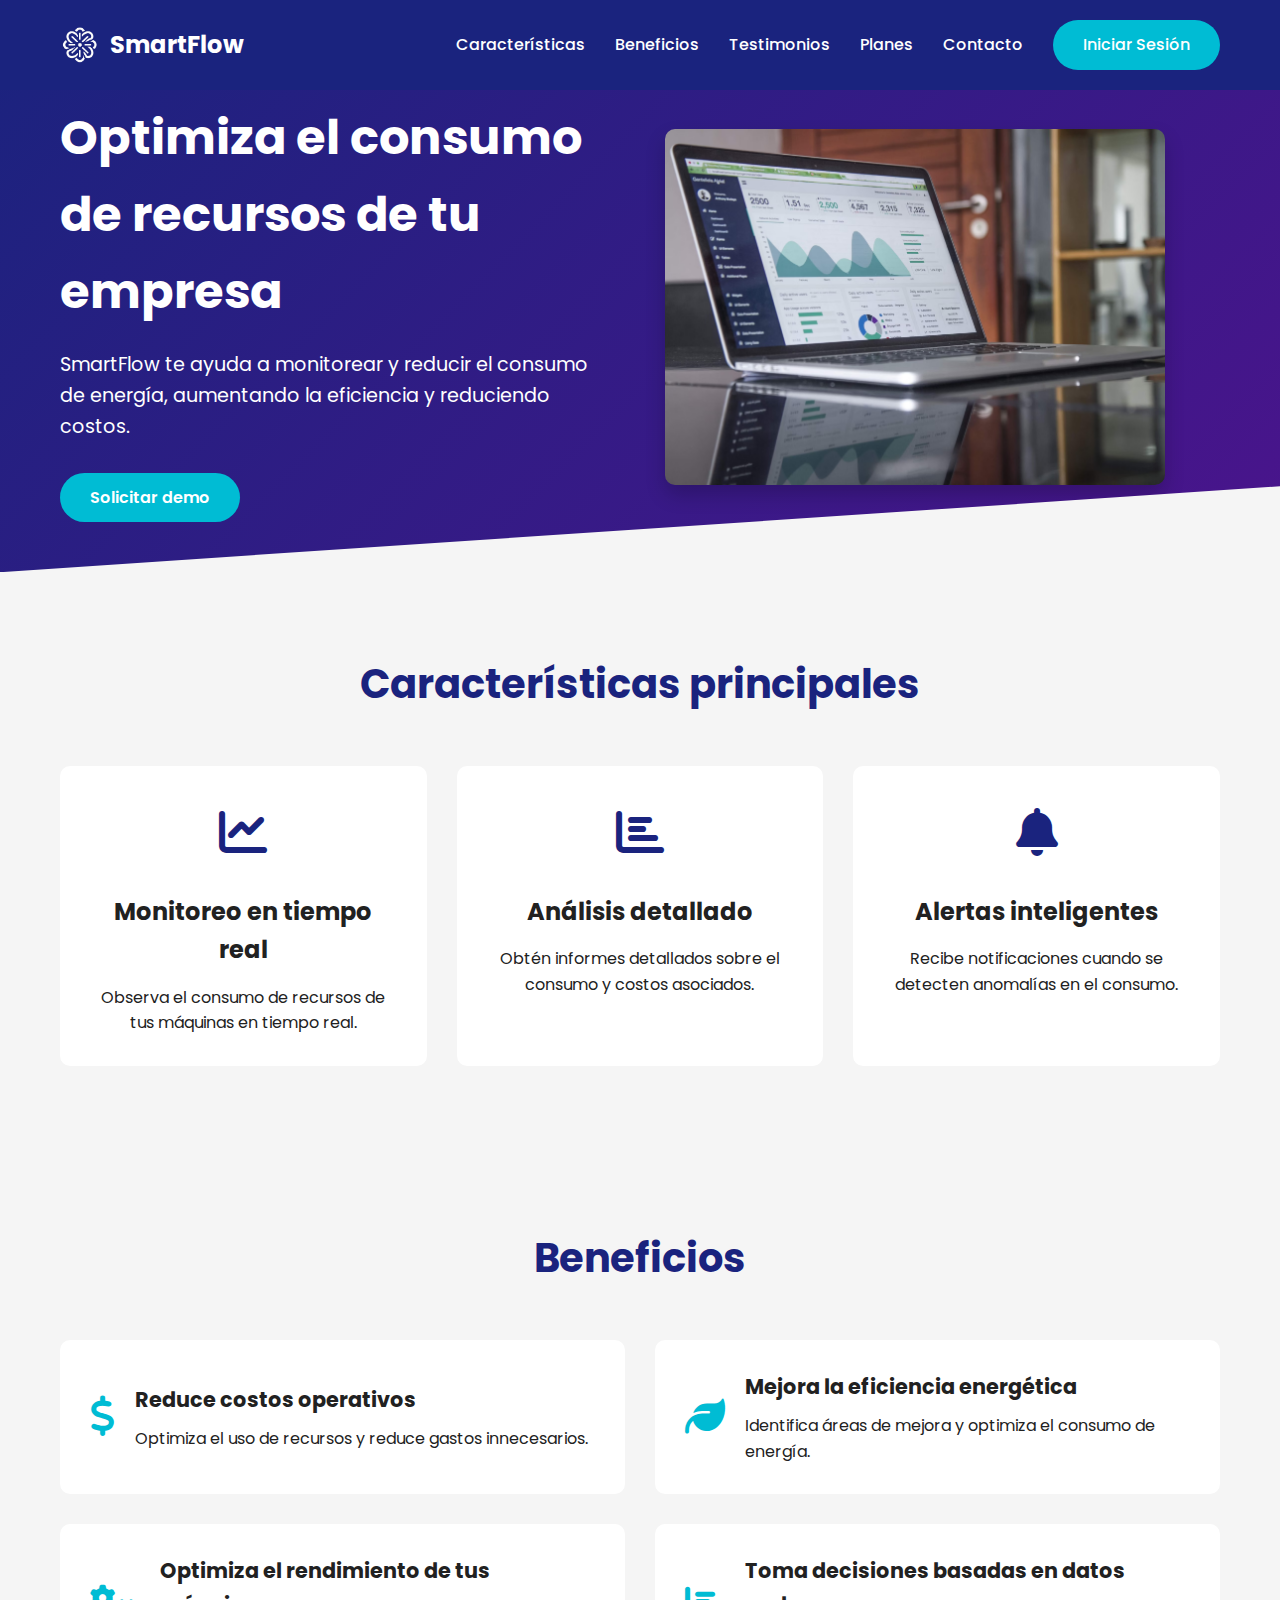
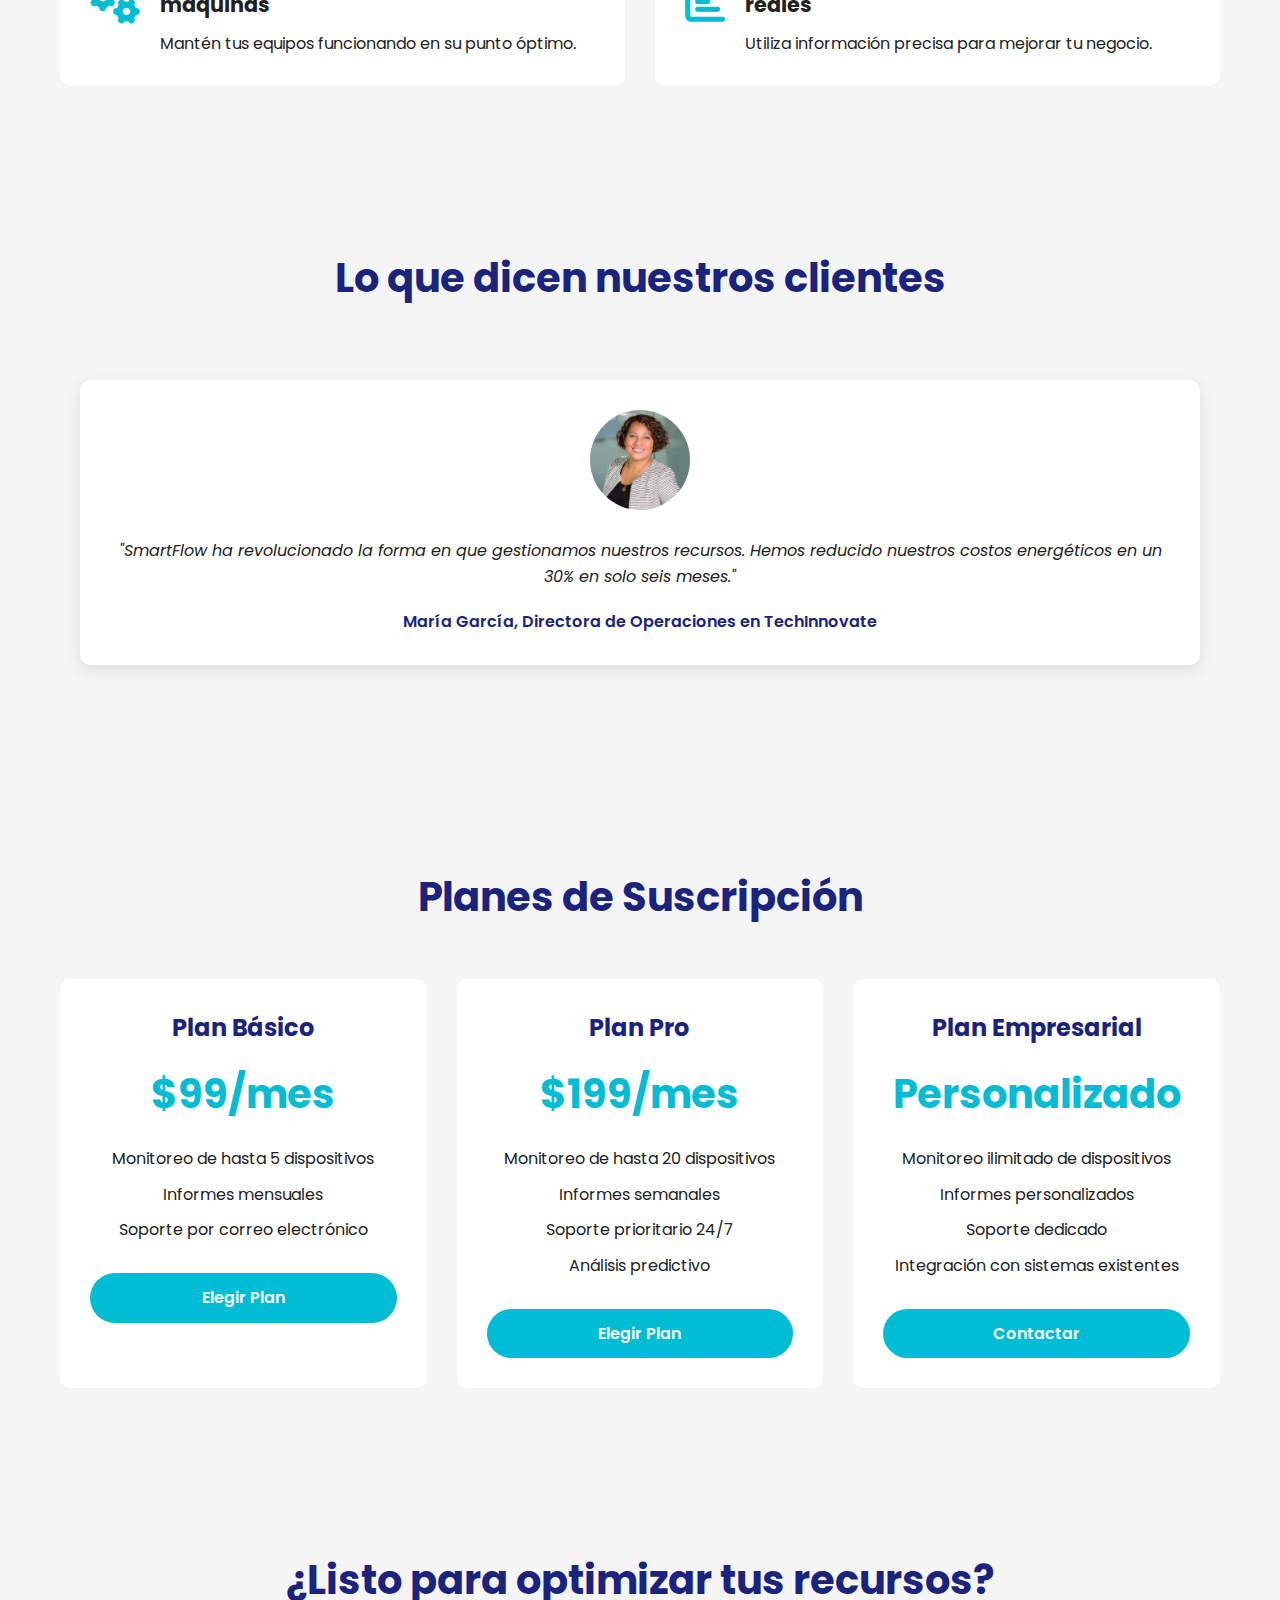
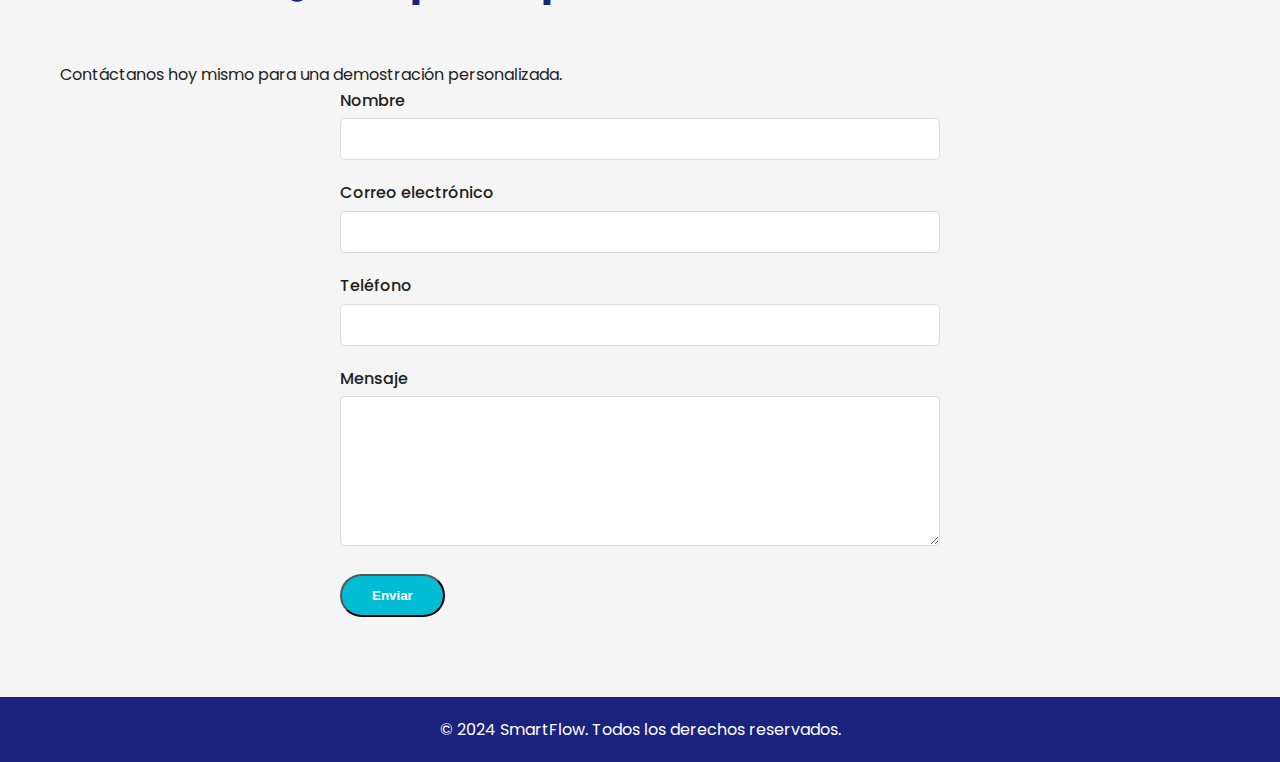
<file: index.html>
<!DOCTYPE html>
<html lang="es">
<head>
    <meta charset="UTF-8">
    <meta name="viewport" content="width=device-width, initial-scale=1.0">
    <title>SmartFlow - Optimiza el consumo de recursos de tu empresa</title>
    <link rel="stylesheet" href="https://cdnjs.cloudflare.com/ajax/libs/font-awesome/6.4.0/css/all.min.css">
    <link rel="stylesheet" href="./css/style.css">
</head>
<body>
    <header>
        <nav class="container">
            <div class="logo">
                <img src="./imgs/smartflow-logo-white.png" alt="SmartFlow Logo">
                <span>SmartFlow</span>
            </div>
            <ul class="nav-links">
                <li><a href="#features">Características</a></li>
                <li><a href="#benefits">Beneficios</a></li>
                <li><a href="#testimonials">Testimonios</a></li>
                <li><a href="#subscriptions">Planes</a></li>
                <li><a href="#contact">Contacto</a></li>
                <li><a href="./navbar/login.html" class="cta-button">Iniciar Sesión</a></li>
            </ul>
        </nav>
    </header>

    <main>
        <section id="hero">
            <div class="container hero-content">
                <div class="hero-text">
                    <h1>Optimiza el consumo de recursos de tu empresa</h1>
                    <p>SmartFlow te ayuda a monitorear y reducir el consumo de energía, aumentando la eficiencia y reduciendo costos.</p>
                    <a href="#contact" class="cta-button">Solicitar demo</a>
                </div>
                <div class="hero-image">
                    <img src="./imgs/main-landing.avif" alt="Dashboard de SmartFlow">
                </div>
            </div>
        </section>

        <section id="features">
            <div class="container">
                <h2 class="section-title">Características principales</h2>
                <div class="features-grid">
                    <div class="feature-card">
                        <div class="feature-icon">
                            <i class="fas fa-chart-line"></i>
                        </div>
                        <h3>Monitoreo en tiempo real</h3>
                        <p>Observa el consumo de recursos de tus máquinas en tiempo real.</p>
                    </div>
                    <div class="feature-card">
                        <div class="feature-icon">
                            <i class="fas fa-chart-bar"></i>
                        </div>
                        <h3>Análisis detallado</h3>
                        <p>Obtén informes detallados sobre el consumo y costos asociados.</p>
                    </div>
                    <div class="feature-card">
                        <div class="feature-icon">
                            <i class="fas fa-bell"></i>
                        </div>
                        <h3>Alertas inteligentes</h3>
                        <p>Recibe notificaciones cuando se detecten anomalías en el consumo.</p>
                    </div>
                </div>
            </div>
        </section>

        <section id="benefits">
            <div class="container">
                <h2 class="section-title">Beneficios</h2>
                <div class="benefits-grid">
                    <div class="benefit-item">
                        <div class="benefit-icon">
                            <i class="fas fa-dollar-sign"></i>
                        </div>
                        <div class="benefit-text">
                            <h3>Reduce costos operativos</h3>
                            <p>Optimiza el uso de recursos y reduce gastos innecesarios.</p>
                        </div>
                    </div>
                    <div class="benefit-item">
                        <div class="benefit-icon">
                            <i class="fas fa-leaf"></i>
                        </div>
                        <div class="benefit-text">
                            <h3>Mejora la eficiencia energética</h3>
                            <p>Identifica áreas de mejora y optimiza el consumo de energía.</p>
                        </div>
                    </div>
                    <div class="benefit-item">
                        <div class="benefit-icon">
                            <i class="fas fa-cogs"></i>
                        </div>
                        <div class="benefit-text">
                            <h3>Optimiza el rendimiento de tus máquinas</h3>
                            <p>Mantén tus equipos funcionando en su punto óptimo.</p>
                        </div>
                    </div>
                    <div class="benefit-item">
                        <div class="benefit-icon">
                            <i class="fas fa-chart-bar"></i>
                        </div>
                        <div class="benefit-text">
                            <h3>Toma decisiones basadas en datos reales</h3>
                            <p>Utiliza información precisa para mejorar tu negocio.</p>
                        </div>
                    </div>
                </div>
            </div>
        </section>

        <section id="testimonials">
            <div class="container">
                <h2 class="section-title">Lo que dicen nuestros clientes</h2>
                <div class="testimonial-slider">
                    <div class="testimonial-slide">
                        <div class="testimonial-content">
                            <img src="./imgs/testimony1.avif" alt="Foto de María García" class="testimonial-image">
                            <p class="testimonial-text">"SmartFlow ha revolucionado la forma en que gestionamos nuestros recursos. Hemos reducido nuestros costos energéticos en un 30% en solo seis meses."</p>
                            <p class="testimonial-author">María García, Directora de Operaciones en TechInnovate</p>
                        </div>
                    </div>
                    <div class="testimonial-slide">
                        <div class="testimonial-content">
                            <img src="./imgs/testimony2.avif" alt="Foto de Carlos Rodríguez" class="testimonial-image">
                            <p class="testimonial-text">"La facilidad de uso y la precisión de los datos que proporciona SmartFlow nos han permitido optimizar nuestros procesos de manera significativa."</p>
                            <p class="testimonial-author">Carlos Rodríguez, Gerente de Producción en EcoManufactura</p>
                        </div>
                    </div>
                    <div class="testimonial-slide">
                        <div class="testimonial-content">
                            <img src="./imgs/testimony3.avif" alt="Foto de Ana Martínez" class="testimonial-image">
                            <p class="testimonial-text">"Desde que implementamos SmartFlow, hemos logrado una reducción del 25% en nuestro consumo energético. Es una herramienta indispensable para cualquier empresa consciente del medio ambiente."</p>
                            <p class="testimonial-author">Ana Martínez, CEO de GreenSolutions</p>
                        </div>
                    </div>
                </div>
                <div class="testimonial-nav"></div>
            </div>
        </section>

        <section id="subscriptions">
            <div class="container">
                <h2 class="section-title">Planes de Suscripción</h2>
                <div class="subscription-grid">
                    <div class="subscription-card">
                        <h3>Plan Básico</h3>
                        <p class="subscription-price">$99/mes</p>
                        <ul class="subscription-features">
                            <li>Monitoreo de hasta 5 dispositivos</li>
                            <li>Informes mensuales</li>
                            <li>Soporte por correo electrónico</li>
                        </ul>
                        <a href="#" class="cta-button">Elegir Plan</a>
                    </div>
                    <div class="subscription-card">
                        <h3>Plan Pro</h3>
                        <p class="subscription-price">$199/mes</p>
                        <ul class="subscription-features">
                            <li>Monitoreo de hasta 20 dispositivos</li>
                            <li>Informes semanales</li>
                            <li>Soporte prioritario 24/7</li>
                            <li>Análisis predictivo</li>
                        </ul>
                        <a href="#" class="cta-button">Elegir Plan</a>
                    </div>
                    <div class="subscription-card">
                        <h3>Plan Empresarial</h3>
                        <p class="subscription-price">Personalizado</p>
                        <ul class="subscription-features">
                            <li>Monitoreo ilimitado de dispositivos</li>
                            <li>Informes personalizados</li>
                            <li>Soporte dedicado</li>
                            <li>Integración con sistemas existentes</li>
                        </ul>
                        <a href="#" class="cta-button">Contactar</a>
                    </div>
                </div>
            </div>
        </section>

        <section id="contact">
            <div class="container">
                <h2 class="section-title">¿Listo para optimizar tus recursos?</h2>
                <p class="text-center">Contáctanos hoy mismo para una demostración personalizada.</p>
                <form class="contact-form">
                    <div class="form-group">
                        <label for="name">Nombre</label>
                        <input type="text" id="name" name="name" required>
                    </div>
                    <div class="form-group">
                        <label for="email">Correo electrónico</label>
                        <input type="email" id="email" name="email" required>
                    </div>
                    <div class="form-group">
                        <label for="phone">Teléfono</label>
                        <input type="tel" id="phone" name="phone">
                    </div>
                    <div class="form-group">
                        <label for="message">Mensaje</label>
                        <textarea id="message" name="message" required></textarea>
                    </div>
                    <button type="submit" class="cta-button">Enviar</button>
                </form>
            </div>
        </section>
    </main>

    <footer>
        <p>&copy; 2024 SmartFlow. Todos los derechos reservados.</p>
    </footer>

    <script src="./scripts/main-scripts.js"></script>
</body>
</html>
</file>
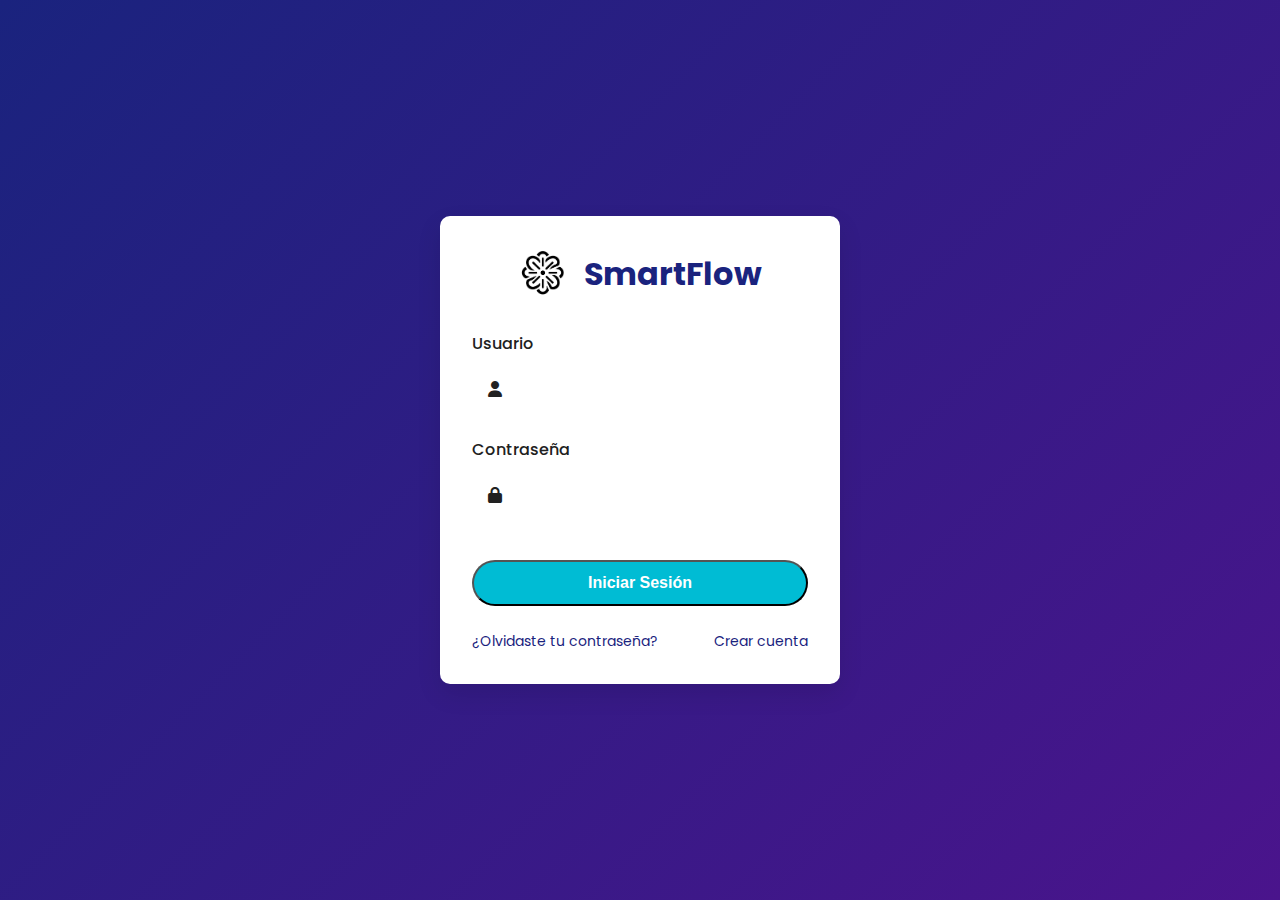
<file: navbar/login.html>
<!DOCTYPE html>
<html lang="es">
<head>
    <meta charset="UTF-8">
    <meta name="viewport" content="width=device-width, initial-scale=1.0">
    <title>SmartFlow - Iniciar Sesión</title>
    <link rel="stylesheet" href="https://cdnjs.cloudflare.com/ajax/libs/font-awesome/6.4.0/css/all.min.css">
    <link rel="stylesheet" href="../css/style.css">
    <link rel="stylesheet" href="../css/login-styles.css">
</head>
<body>
    <div class="login-container">
        <div class="login-card">
            <div class="login-header">
                <img src="../imgs/smartflow-logo-black.png" alt="SmartFlow Logo" class="login-logo">
                <h1 class="login-title">SmartFlow</h1>
            </div>
            <form id="login-form">
                <div class="form-group">
                    <label for="username">Usuario</label>
                    <div class="input-icon-wrapper">
                        <i class="fas fa-user"></i>
                        <input type="text" id="username" name="username" required>
                    </div>
                </div>
                <div class="form-group">
                    <label for="password">Contraseña</label>
                    <div class="input-icon-wrapper">
                        <i class="fas fa-lock"></i>
                        <input type="password" id="password" name="password" required>
                    </div>
                </div>
                <button type="submit" class="cta-button login-button">Iniciar Sesión</button>
            </form>
            <p class="login-error" id="login-error"></p>
            <div class="login-options">
                <a href="#" class="forgot-password">¿Olvidaste tu contraseña?</a>
                <a href="#" class="create-account">Crear cuenta</a>
            </div>
        </div>
    </div>
    <script src="../scripts/login-scripts.js"></script>
</body>
</html>
</file>
<file: css/style.css>
@import url('https://fonts.googleapis.com/css2?family=Poppins:wght@300;400;500;600;700&display=swap');

:root {
    --primary: #1a237e;
    --secondary: #4a148c;
    --accent: #00bcd4;
    --background: #f5f5f5;
    --foreground: #212121;
    --card: #ffffff;
    --card-hover: #e0e0e0;
}

* {
    margin: 0;
    padding: 0;
    box-sizing: border-box;
}

body {
    font-family: 'Poppins', sans-serif;
    background-color: var(--background);
    color: var(--foreground);
    line-height: 1.6;
}

.container {
    max-width: 1200px;
    margin: 0 auto;
    padding: 0 20px;
}

header {
    background-color: var(--primary);
    color: white;
    padding: 20px 0;
    position: fixed;
    width: 100%;
    z-index: 1000;
}

nav {
    display: flex;
    justify-content: space-between;
    align-items: center;
}

.logo {
    display: flex;
    align-items: center;
}

.logo img {
    width: 40px;
    margin-right: 10px;
}

.logo span {
    font-size: 1.5rem;
    font-weight: 700;
}

.nav-links {
    display: flex;
    list-style: none;
    align-items: center;
}

.nav-links li {
    margin-left: 30px;
}

.nav-links a {
    color: white;
    text-decoration: none;
    font-weight: 500;
    transition: color 0.3s ease;
}

.nav-links a:hover {
    color: var(--accent);
}

#hero {
    background: linear-gradient(135deg, var(--primary) 0%, var(--secondary) 100%);
    color: white;
    padding: 100px 0 50px;
    clip-path: polygon(0 0, 100% 0, 100% 85%, 0% 100%);
}

.hero-content {
    display: flex;
    align-items: center;
    justify-content: space-between;
}

.hero-text {
    flex: 1;
    padding-right: 50px;
}

.hero-text h1 {
    font-size: 3rem;
    margin-bottom: 20px;
}

.hero-text p {
    font-size: 1.2rem;
    margin-bottom: 30px;
}

.cta-button {
    display: inline-block;
    background-color: var(--accent);
    color: white;
    padding: 12px 30px;
    border-radius: 30px;
    text-decoration: none;
    font-weight: 600;
    transition: background-color 0.3s ease, transform 0.3s ease;
}

.cta-button:hover {
    background-color: #00acc1;
    transform: translateY(-3px);
}

.hero-image {
    flex: 1;
}

.hero-image img {
    width: 100%;
    max-width: 500px;
    border-radius: 10px;
    box-shadow: 0 10px 20px rgba(0, 0, 0, 0.2);
}

#features, #benefits, #testimonials, #subscriptions, #contact {
    padding: 80px 0;
}

.section-title {
    text-align: center;
    font-size: 2.5rem;
    margin-bottom: 50px;
    color: var(--primary);
}

.features-grid {
    display: grid;
    grid-template-columns: repeat(3, 1fr);
    gap: 30px;
}

.feature-card {
    background-color: var(--card);
    border-radius: 10px;
    padding: 30px;
    text-align: center;
    transition: transform 0.3s ease, box-shadow 0.3s ease;
    position: relative;
    overflow: hidden;
}

.feature-card:hover {
    transform: translateY(-10px);
    box-shadow: 0 10px 20px rgba(0, 0, 0, 0.1);
}

.feature-card::before {
    content: '';
    position: absolute;
    top: -50%;
    left: -50%;
    width: 200%;
    height: 200%;
    background: radial-gradient(circle, var(--accent) 10%, transparent 10%);
    transform: scale(0);
    transition: transform 0.6s ease;
    z-index: 0;
}

.feature-card:hover::before {
    transform: scale(1);
}

.feature-icon {
    font-size: 3rem;
    color: var(--primary);
    margin-bottom: 20px;
    position: relative;
    z-index: 1;
}

.feature-card h3 {
    font-size: 1.5rem;
    margin-bottom: 15px;
    position: relative;
    z-index: 1;
}

.feature-card p {
    position: relative;
    z-index: 1;
}

.benefits-grid {
    display: grid;
    grid-template-columns: repeat(2, 1fr);
    gap: 30px;
}

.benefit-item {
    display: flex;
    align-items: center;
    background-color: var(--card);
    border-radius: 10px;
    padding: 30px;
    transition: transform 0.3s ease, box-shadow 0.3s ease;
}

.benefit-item:hover {
    transform: translateY(-5px);
    box-shadow: 0 10px 20px rgba(0, 0, 0, 0.1);
}

.benefit-icon {
    font-size: 2.5rem;
    color: var(--accent);
    margin-right: 20px;
}

.benefit-text h3 {
    font-size: 1.3rem;
    margin-bottom: 10px;
}

.testimonial-slider {
    display: flex;
    overflow-x: auto;
    scroll-snap-type: x mandatory;
    scroll-behavior: smooth;
    -webkit-overflow-scrolling: touch;
}

.testimonial-slide {
    flex: 0 0 100%;
    scroll-snap-align: start;
    padding: 20px;
}

.testimonial-content {
    background-color: var(--card);
    border-radius: 10px;
    padding: 30px;
    text-align: center;
    box-shadow: 0 5px 15px rgba(0, 0, 0, 0.1);
}

.testimonial-image {
    width: 100px;
    height: 100px;
    border-radius: 50%;
    margin: 0 auto 20px;
    object-fit: cover;
}

.testimonial-text {
    font-style: italic;
    margin-bottom: 20px;
}

.testimonial-author {
    font-weight: 600;
    color: var(--primary);
}

.testimonial-nav {
    display: flex;
    justify-content: center;
    margin-top: 20px;
}

.testimonial-nav button {
    background-color: var(--primary);
    color: white;
    border: none;
    width: 12px;
    height: 12px;
    border-radius: 50%;
    margin: 0 5px;
    cursor: pointer;
    transition: background-color 0.3s ease;
}

.testimonial-nav button.active {
    background-color: var(--accent);
}

.subscription-grid {
    display: grid;
    grid-template-columns: repeat(3, 1fr);
    gap: 30px;
}

.subscription-card {
    background-color: var(--card);
    border-radius: 10px;
    padding: 30px;
    text-align: center;
    transition: transform 0.3s ease, box-shadow 0.3s ease;
}

.subscription-card:hover {
    transform: translateY(-10px);
    box-shadow: 0 10px 20px rgba(0, 0, 0, 0.1);
}

.subscription-card h3 {
    font-size: 1.5rem;
    margin-bottom: 15px;
    color: var(--primary);
}

.subscription-price {
    font-size: 2.5rem;
    font-weight: 700;
    color: var(--accent);
    margin-bottom: 20px;
}

.subscription-features {
    list-style: none;
    margin-bottom: 30px;
}

.subscription-features li {
    margin-bottom: 10px;
}

.subscription-card .cta-button {
    width: 100%;
}

.contact-form {
    max-width: 600px;
    margin: 0 auto;
}

.form-group {
    margin-bottom: 20px;
}

.form-group label {
    display: block;
    margin-bottom: 5px;
    font-weight: 500;
}

.form-group input,
.form-group textarea {
    width: 100%;
    padding: 10px;
    border: 1px solid #ddd;
    border-radius: 5px;
    font-family: 'Poppins', sans-serif;
}

.form-group textarea {
    height: 150px;
}

footer {
    background-color: var(--primary);
    color: white;
    text-align: center;
    padding: 20px 0;
}

@media (max-width: 768px) {
    .hero-content,
    .features-grid,
    .benefits-grid,
    .subscription-grid {
        grid-template-columns: 1fr;
    }

    .hero-text,
    .hero-image {
        padding: 0;
        margin-bottom: 30px;
    }

    .nav-links {
        display: none;
    }
}
</file>
<file: css/login-styles.css>
.login-container {
    display: flex;
    justify-content: center;
    align-items: center;
    min-height: 100vh;
    background: linear-gradient(135deg, var(--primary) 0%, var(--secondary) 100%);
}

.login-card {
    background-color: var(--card);
    border-radius: 10px;
    padding: 2rem;
    box-shadow: 0 10px 25px rgba(0, 0, 0, 0.1);
    width: 100%;
    max-width: 400px;
}

.login-header {
    display: flex;
    align-items: center;
    justify-content: center;
    margin-bottom: 2rem;
}

.login-logo {
    width: 50px;
    height: 50px;
    margin-right: 1rem;
}

.login-title {
    font-size: 2rem;
    font-weight: 700;
    color: var(--primary);
}

.form-group {
    margin-bottom: 1.5rem;
}

.form-group label {
    display: block;
    margin-bottom: 0.5rem;
    font-weight: 500;
    color: var(--foreground);
}

.input-icon-wrapper {
    position: relative;
}

.input-icon-wrapper i {
    position: absolute;
    top: 50%;
    left: 1rem;
    transform: translateY(-50%);
    color: var(--muted);
}

.form-group input {
    width: 100%;
    padding: 0.75rem 1rem 0.75rem 2.5rem;
    border: 1px solid var(--border);
    border-radius: 5px;
    font-family: var(--font-sans);
    font-size: 1rem;
    transition: border-color 0.3s ease;
}

.form-group input:focus {
    outline: none;
    border-color: var(--primary);
}

.login-button {
    width: 100%;
    padding: 0.75rem;
    font-size: 1rem;
    margin-top: 1rem;
}

.login-error {
    color: #dc2626;
    text-align: center;
    margin-top: 1rem;
    font-weight: 500;
}

.login-options {
    display: flex;
    justify-content: space-between;
    margin-top: 1.5rem;
    font-size: 0.875rem;
}

.login-options a {
    color: var(--primary);
    text-decoration: none;
    transition: color 0.3s ease;
}

.login-options a:hover {
    color: var(--primary-dark);
    text-decoration: underline;
}
</file>
